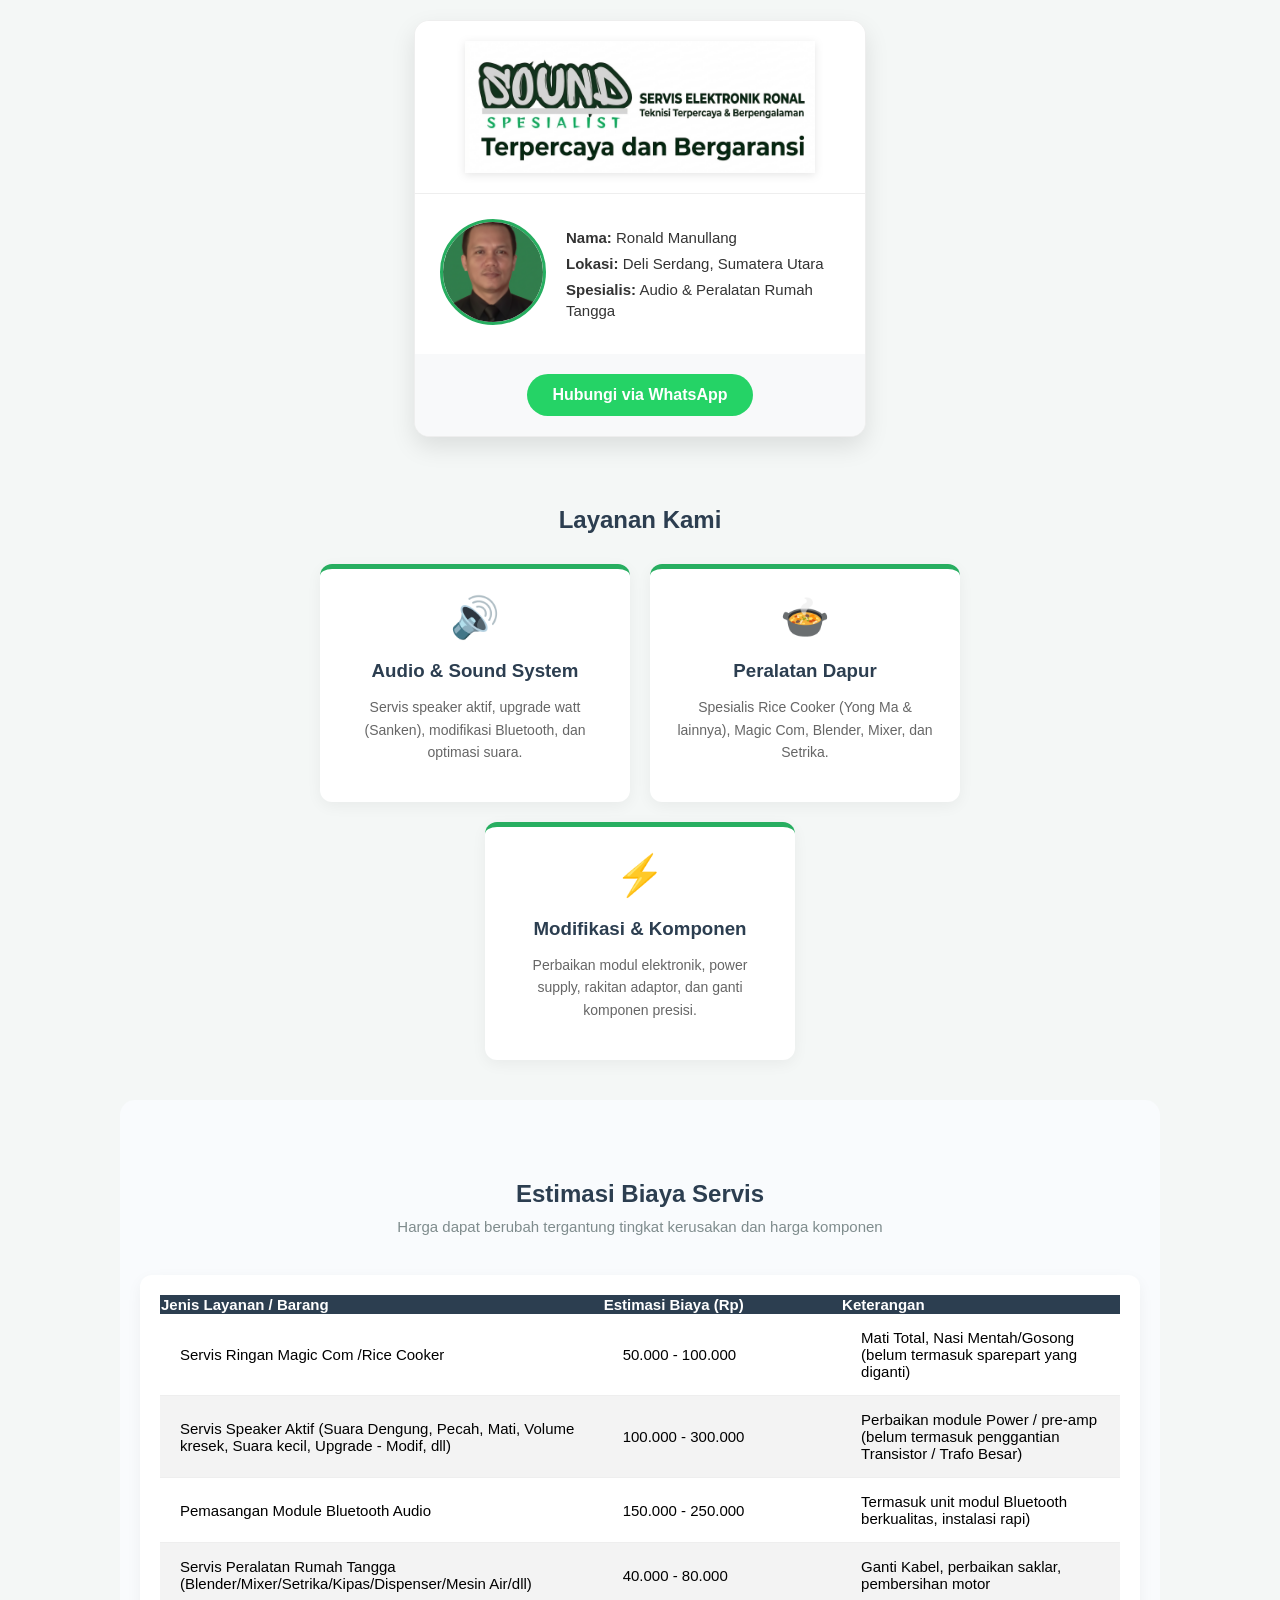
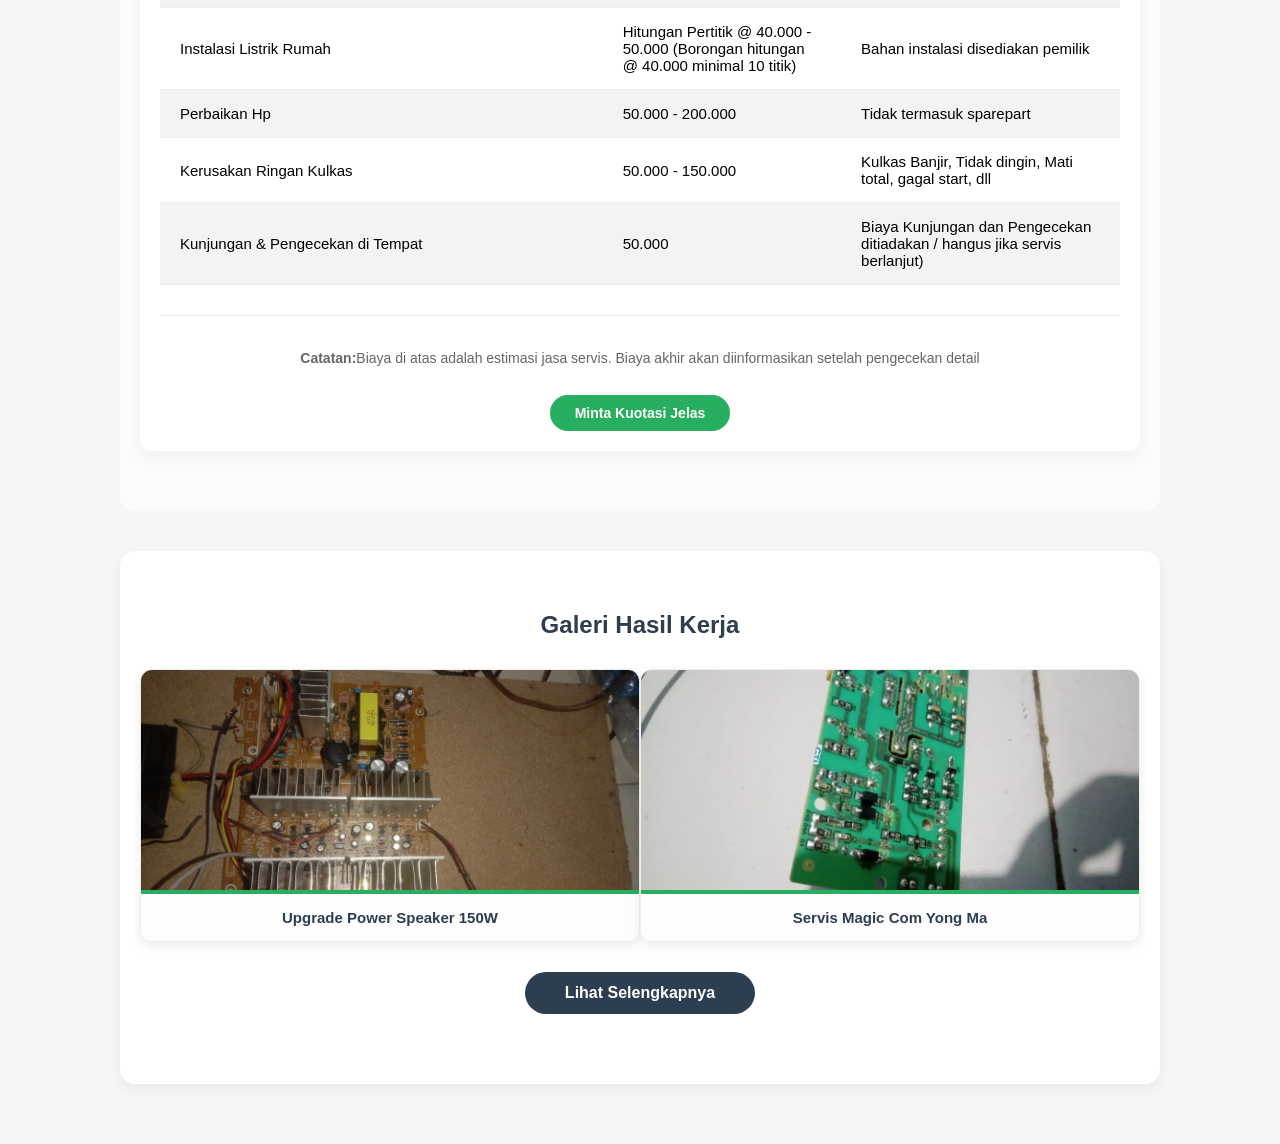
<file: index.html>
<!DOCTYPE html>
<html lang="id">
<head>
    <meta charset="UTF-8">
    <meta name="viewport" content="width=device-width, initial-scale=1.0">
    <title>Servis Elektronik</title>
    <link rel="stylesheet" href="style2.css">
</head>
<body>

    <div class="id-card">
        <div class="card-header main-header">
            <div class="header-content">
                <div class="logo-container">
                    <img src="image/Logo.png" alt="Servis Elektronik - Terpercaya dan Bergaransi" class="main-logo">
                </div>
                </div>
        </div>
        
        <div class="card-body">
            <div class="profile-img">
                <img src="image/Ronald.png" alt="Foto Profil Ronald">
            </div>
            <div class="info">
                <p><strong>Nama:</strong> Ronald Manullang</p>
                <p><strong>Lokasi:</strong> Deli Serdang, Sumatera Utara</p>
                <p><strong>Spesialis:</strong> Audio & Peralatan Rumah Tangga</p>
            </div>
        </div>
        <div class="card-footer">
            <a href="https://wa.me/6282167974320" class="btn-wa">Hubungi via WhatsApp</a>
        </div>
    </div>

    <section class="services-section">
        <h2 class="section-title">Layanan Kami</h2>
        <div class="services-container">
            <div class="service-card">
                <div class="icon">🔊</div>
                <h3>Audio & Sound System</h3>
                <p>Servis speaker aktif, upgrade watt (Sanken), modifikasi Bluetooth, dan optimasi suara.</p>
            </div>

            <div class="service-card">
                <div class="icon">🍲</div>
                <h3>Peralatan Dapur</h3>
                <p>Spesialis Rice Cooker (Yong Ma & lainnya), Magic Com, Blender, Mixer, dan Setrika.</p>
            </div>

            <div class="service-card">
                <div class="icon">⚡</div>
                <h3>Modifikasi & Komponen</h3>
                <p>Perbaikan modul elektronik, power supply, rakitan adaptor, dan ganti komponen presisi.</p>
            </div>
        </div>
    </section>
<section class="pricing-section">
    <h2 class="section-title">Estimasi Biaya Servis</h2>
    <p class="section-subtitle">Harga dapat berubah tergantung tingkat kerusakan dan harga komponen</p>

    <div class="pricing-container">
        <table class="pricing-table">
            <thead>
                <tr>
                    <th>Jenis Layanan / Barang</th>
                    <th>Estimasi Biaya (Rp)</th>
                    <th>Keterangan</th>
                </tr>
            </thead>
            <tbody>
                <tr>
                    <td>Servis Ringan Magic Com /Rice Cooker</td>
                    <td>50.000 - 100.000</td>
                    <td>Mati Total, Nasi Mentah/Gosong (belum termasuk sparepart yang diganti)</td>
                </tr>
                <tr>
                    <td>Servis Speaker Aktif (Suara Dengung, Pecah, Mati, Volume kresek, Suara kecil, Upgrade - Modif, dll)</td>
                    <td>100.000 - 300.000</td>
                    <td>Perbaikan module Power / pre-amp (belum termasuk penggantian Transistor / Trafo Besar)</td>
                </tr>
                <tr>
                    <td>Pemasangan Module Bluetooth Audio</td>
                    <td>150.000 - 250.000</td>
                    <td>Termasuk unit modul Bluetooth berkualitas, instalasi rapi)</td>
                </tr>
                <tr>
                    <td>Servis Peralatan Rumah Tangga (Blender/Mixer/Setrika/Kipas/Dispenser/Mesin Air/dll)</td>
                    <td>40.000 - 80.000</td>
                    <td>Ganti Kabel, perbaikan saklar, pembersihan motor</td>
                </tr>
                <tr>
                    <td>Instalasi Listrik Rumah</td>
                    <td>Hitungan Pertitik @ 40.000 - 50.000 (Borongan hitungan @ 40.000 minimal 10 titik)</td>
                    <td>Bahan instalasi disediakan pemilik</td>
                </tr>
                <tr>
                    <td>Perbaikan Hp</td>
                    <td>50.000 - 200.000</td>
                    <td>Tidak termasuk sparepart</td>
                </tr>
                <tr>
                    <td>Kerusakan Ringan Kulkas</td>
                    <td>50.000 - 150.000</td>
                    <td>Kulkas Banjir, Tidak dingin, Mati total, gagal start, dll</td>
                </tr>
               <tr class="highlight-row">
                    <td>Kunjungan & Pengecekan di Tempat</td>
                     <td>50.000</td>
                    <td>Biaya Kunjungan dan Pengecekan ditiadakan / hangus jika servis berlanjut)</td>
                </tr>
              
            </tbody>
        </table>
        <div class="pricing-note">
            <p><strong>Catatan:</strong>Biaya di atas adalah estimasi jasa servis. Biaya akhir akan diinformasikan setelah pengecekan detail</p>
            <a href="https://wa.me/6282167974320?text=Halo%20Pak%20Ronald,%20saya%20mau%20tanya%20estimasi%20biaya%20servis%20untuk..." class="btn-quote">Minta Kuotasi Jelas</a>
        </div>
    </div>
</section>
    <section class="gallery-section">
        <h2 class="section-title">Galeri Hasil Kerja</h2>
        <div class="gallery-container" id="gallery-container">
            <div class="gallery-item">
                <img src="image/Sound Polytron.jpg" alt="Upgrade Audio">
                <div class="gallery-desc">Upgrade Power Speaker 150W</div>
            </div>
            <div class="gallery-item">
                <img src="image/Module.webp" alt="Magic Com">
                <div class="gallery-desc">Servis Magic Com Yong Ma</div>
            </div>

            <div class="gallery-item hidden">
                <img src="image/Sevis CPU.jpg" alt="Modul Bluetooth">
                <div class="gallery-desc">Pasang Modul Bluetooth Audio</div>
            </div>
            <div class="gallery-item hidden">
                <img src="image/Solder.jpg" alt="Power Supply">
                <div class="gallery-desc">Rakitan Adaptor 12V Custom</div>
            </div>
            <div class="gallery-item hidden">
                <img src="image/sanyo.jpg" alt="Pompa air">
                <div class="gallery-desc">Pompa air Bising</div>
            </div>
            <div class="gallery-item hidden">
                <img src="image/Penggantian lcd.webp" alt="Servis HP">
                <div class="gallery-desc">Hp Rusak, Hang, blank,dll</div>
            </div>
            <div class="gallery-item hidden">
                <img src="image/Instalasi Listrik.jpg" alt="Instalasi Listrik Rumah">
                <div class="gallery-desc">Pemasangan Baru, Perbaikan Jaringan Listrik</div>
            </div>
            <div class="gallery-item hidden">
                <img src="image/foto-servis.jpg.png" alt="Kulkas Banjir">
                <div class="gallery-desc">Kulkas 2 Pintu Banjir</div>
            </div>
        </div>

        <button id="loadMoreBtn" class="btn-load">Lihat Selengkapnya</button>
    </section>

    <script>
        const loadMoreBtn = document.getElementById('loadMoreBtn');
        const hiddenItems = document.querySelectorAll('.gallery-item.hidden');

        loadMoreBtn.addEventListener('click', function() {
            hiddenItems.forEach(item => {
                item.classList.remove('hidden');
            });
            loadMoreBtn.style.display = 'none';
        });
    </script>
</body>
</html>
</file>
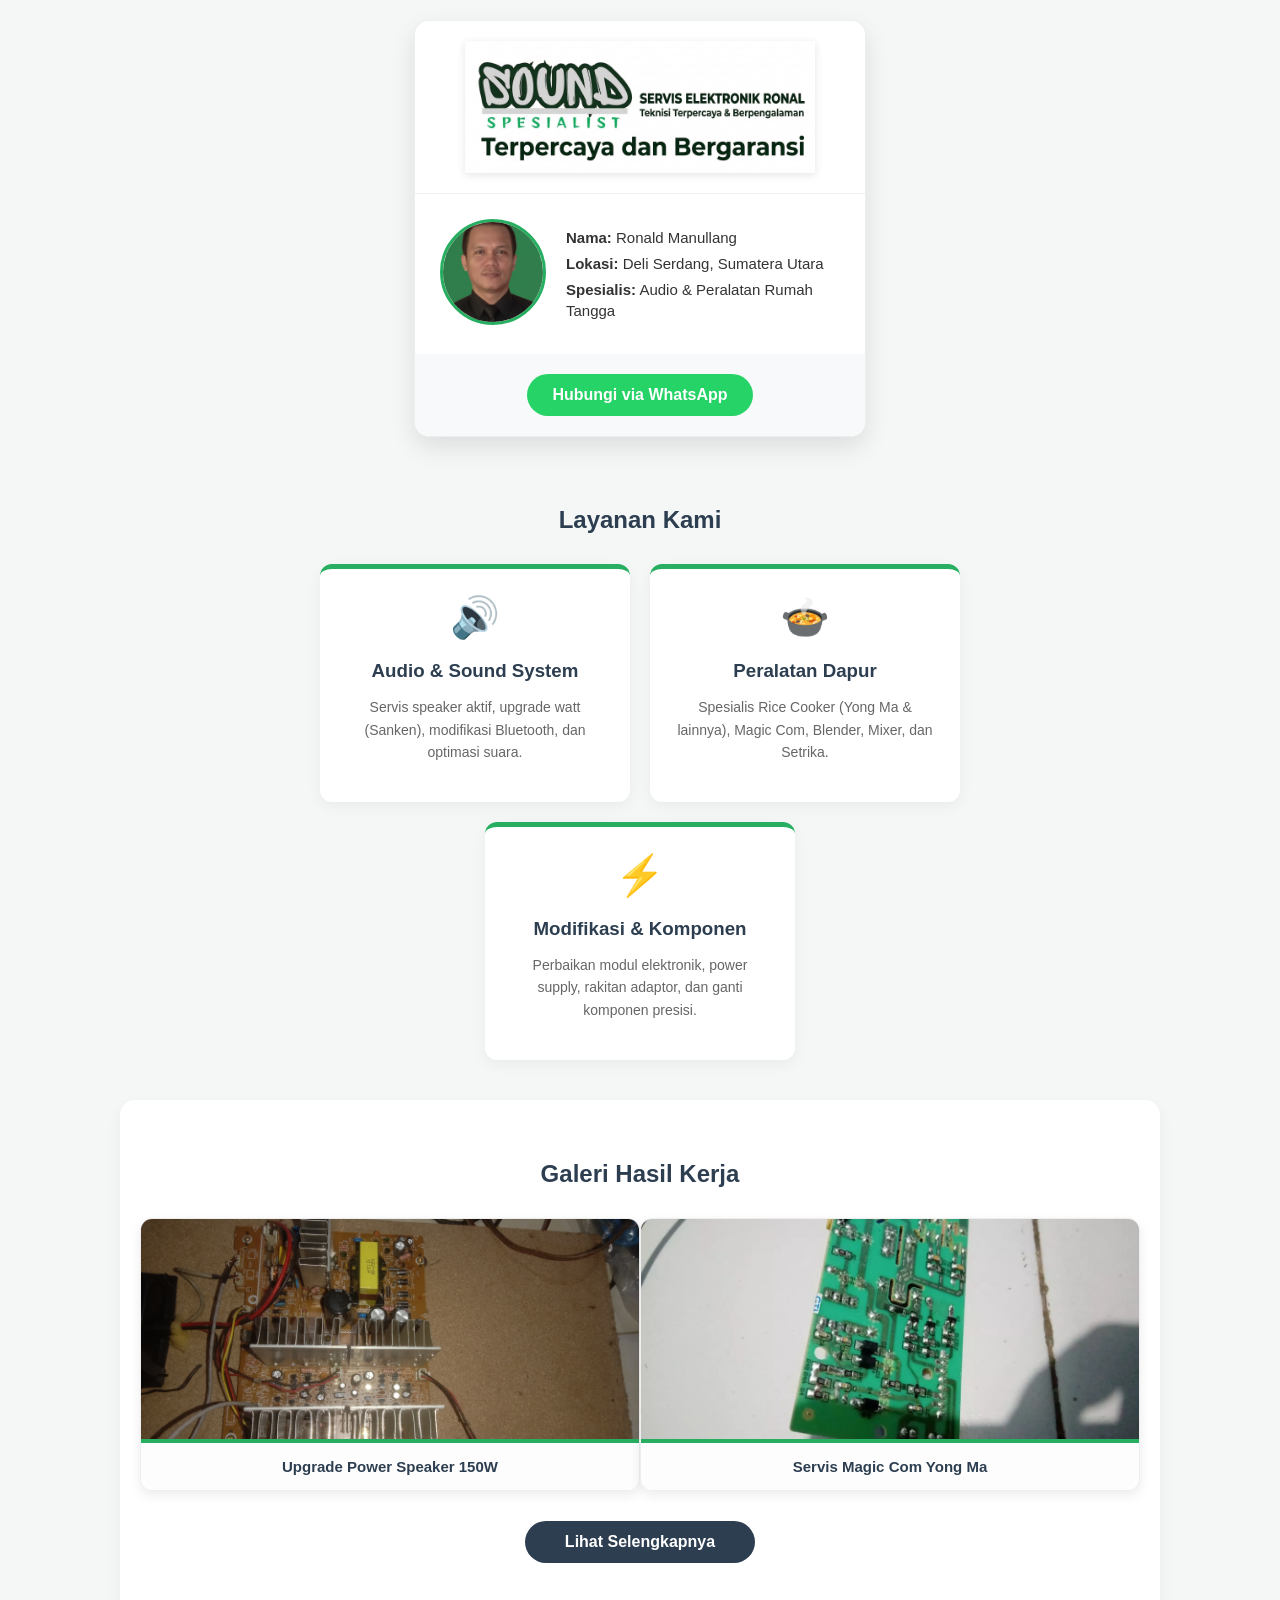
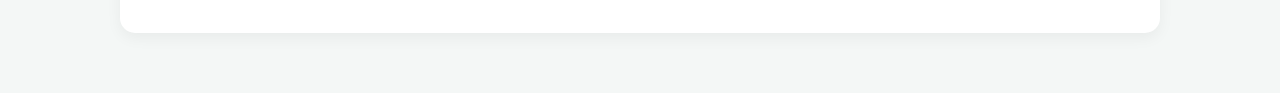
<file: Index2.html>
<!DOCTYPE html>
<html lang="id">
<head>
    <meta charset="UTF-8">
    <meta name="viewport" content="width=device-width, initial-scale=1.0">
    <title>Servis Elektronik Ronal - ID Card & Services</title>
    <link rel="stylesheet" href="style2.css">
</head>
<body>

    <div class="id-card">
        <div class="card-header main-header">
            <div class="header-content">
                <div class="logo-container">
                    <img src="image/Logo.png" alt="Servis Elektronik Ronal - Terpercaya dan Bergaransi" class="main-logo">
                </div>
                </div>
        </div>
        
        <div class="card-body">
            <div class="profile-img">
                <img src="image/Ronald.png" alt="Foto Profil Ronald">
            </div>
            <div class="info">
                <p><strong>Nama:</strong> Ronald Manullang</p>
                <p><strong>Lokasi:</strong> Deli Serdang, Sumatera Utara</p>
                <p><strong>Spesialis:</strong> Audio & Peralatan Rumah Tangga</p>
            </div>
        </div>
        <div class="card-footer">
            <a href="https://wa.me/6282167974320" class="btn-wa">Hubungi via WhatsApp</a>
        </div>
    </div>

    <section class="services-section">
        <h2 class="section-title">Layanan Kami</h2>
        <div class="services-container">
            <div class="service-card">
                <div class="icon">🔊</div>
                <h3>Audio & Sound System</h3>
                <p>Servis speaker aktif, upgrade watt (Sanken), modifikasi Bluetooth, dan optimasi suara.</p>
            </div>

            <div class="service-card">
                <div class="icon">🍲</div>
                <h3>Peralatan Dapur</h3>
                <p>Spesialis Rice Cooker (Yong Ma & lainnya), Magic Com, Blender, Mixer, dan Setrika.</p>
            </div>

            <div class="service-card">
                <div class="icon">⚡</div>
                <h3>Modifikasi & Komponen</h3>
                <p>Perbaikan modul elektronik, power supply, rakitan adaptor, dan ganti komponen presisi.</p>
            </div>
        </div>
    </section>

    <section class="gallery-section">
        <h2 class="section-title">Galeri Hasil Kerja</h2>
        <div class="gallery-container" id="gallery-container">
            <div class="gallery-item">
                <img src="image/Sound Polytron.jpg" alt="Upgrade Audio">
                <div class="gallery-desc">Upgrade Power Speaker 150W</div>
            </div>
            <div class="gallery-item">
                <img src="image/Module.webp" alt="Magic Com">
                <div class="gallery-desc">Servis Magic Com Yong Ma</div>
            </div>

            <div class="gallery-item hidden">
                <img src="image/Sevis CPU.jpg" alt="Modul Bluetooth">
                <div class="gallery-desc">Pasang Modul Bluetooth Audio</div>
            </div>
            <div class="gallery-item hidden">
                <img src="image/Solder.jpg" alt="Power Supply">
                <div class="gallery-desc">Rakitan Adaptor 12V Custom</div>
            </div>
            <div class="gallery-item hidden">
                <img src="image/sanyo.jpg" alt="Pompa air">
                <div class="gallery-desc">Pompa air Bising</div>
            </div>
            <div class="gallery-item hidden">
                <img src="image/Penggantian lcd.webp" alt="Servis HP">
                <div class="gallery-desc">Hp Rusak, Hang, blank,dll</div>
            </div>
            <div class="gallery-item hidden">
                <img src="image/Instalasi Listrik.jpg" alt="Instalasi Listrik Rumah">
                <div class="gallery-desc">Pemasangan Baru, Perbaikan Jaringan Listrik</div>
            </div>
            <div class="gallery-item hidden">
                <img src="image/foto-servis.jpg.png" alt="Kulkas Banjir">
                <div class="gallery-desc">Kulkas 2 Pintu Banjir</div>
            </div>
        </div>

        <button id="loadMoreBtn" class="btn-load">Lihat Selengkapnya</button>
    </section>

    <script>
        const loadMoreBtn = document.getElementById('loadMoreBtn');
        const hiddenItems = document.querySelectorAll('.gallery-item.hidden');

        loadMoreBtn.addEventListener('click', function() {
            hiddenItems.forEach(item => {
                item.classList.remove('hidden');
            });
            loadMoreBtn.style.display = 'none';
        });
    </script>
</body>
</html>
</file>
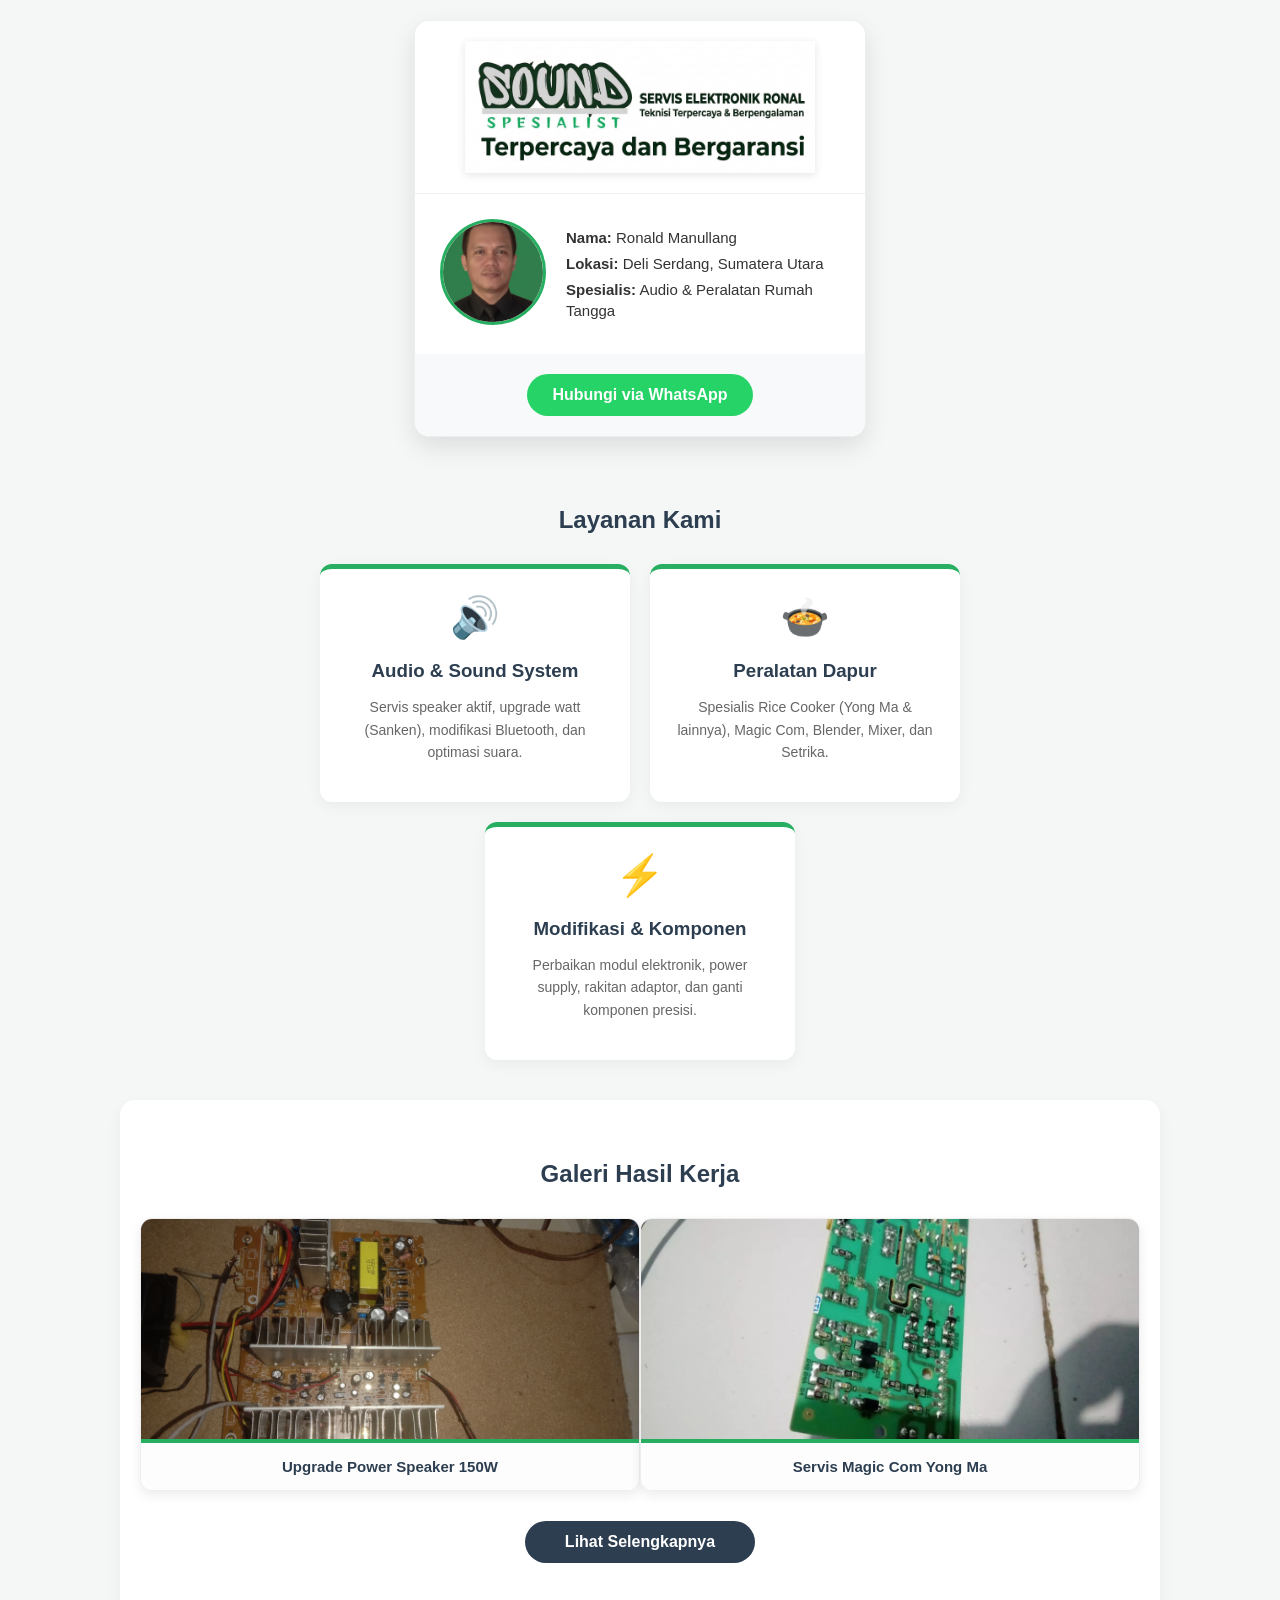
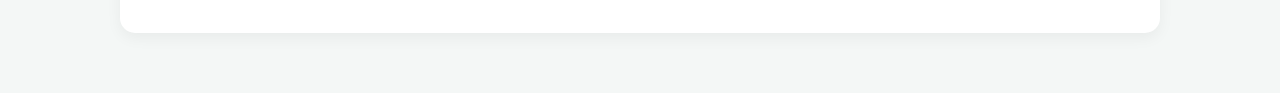
<file: index2.html>
<!DOCTYPE html>
<html lang="id">
<head>
    <meta charset="UTF-8">
    <meta name="viewport" content="width=device-width, initial-scale=1.0">
    <title>Servis Elektronik Ronal - ID Card & Services</title>
    <link rel="stylesheet" href="style2.css">
</head>
<body>

    <div class="id-card">
        <div class="card-header main-header">
            <div class="header-content">
                <div class="logo-container">
                    <img src="image/Logo.png" alt="Servis Elektronik Ronal - Terpercaya dan Bergaransi" class="main-logo">
                </div>
                </div>
        </div>
        
        <div class="card-body">
            <div class="profile-img">
                <img src="image/Ronald.png" alt="Foto Profil Ronald">
            </div>
            <div class="info">
                <p><strong>Nama:</strong> Ronald Manullang</p>
                <p><strong>Lokasi:</strong> Deli Serdang, Sumatera Utara</p>
                <p><strong>Spesialis:</strong> Audio & Peralatan Rumah Tangga</p>
            </div>
        </div>
        <div class="card-footer">
            <a href="https://wa.me/6282167974320" class="btn-wa">Hubungi via WhatsApp</a>
        </div>
    </div>

    <section class="services-section">
        <h2 class="section-title">Layanan Kami</h2>
        <div class="services-container">
            <div class="service-card">
                <div class="icon">🔊</div>
                <h3>Audio & Sound System</h3>
                <p>Servis speaker aktif, upgrade watt (Sanken), modifikasi Bluetooth, dan optimasi suara.</p>
            </div>

            <div class="service-card">
                <div class="icon">🍲</div>
                <h3>Peralatan Dapur</h3>
                <p>Spesialis Rice Cooker (Yong Ma & lainnya), Magic Com, Blender, Mixer, dan Setrika.</p>
            </div>

            <div class="service-card">
                <div class="icon">⚡</div>
                <h3>Modifikasi & Komponen</h3>
                <p>Perbaikan modul elektronik, power supply, rakitan adaptor, dan ganti komponen presisi.</p>
            </div>
        </div>
    </section>

    <section class="gallery-section">
        <h2 class="section-title">Galeri Hasil Kerja</h2>
        <div class="gallery-container" id="gallery-container">
            <div class="gallery-item">
                <img src="image/Sound Polytron.jpg" alt="Upgrade Audio">
                <div class="gallery-desc">Upgrade Power Speaker 150W</div>
            </div>
            <div class="gallery-item">
                <img src="image/Module.webp" alt="Magic Com">
                <div class="gallery-desc">Servis Magic Com Yong Ma</div>
            </div>

            <div class="gallery-item hidden">
                <img src="image/Sevis CPU.jpg" alt="Modul Bluetooth">
                <div class="gallery-desc">Pasang Modul Bluetooth Audio</div>
            </div>
            <div class="gallery-item hidden">
                <img src="image/Solder.jpg" alt="Power Supply">
                <div class="gallery-desc">Rakitan Adaptor 12V Custom</div>
            </div>
            <div class="gallery-item hidden">
                <img src="image/sanyo.jpg" alt="Pompa air">
                <div class="gallery-desc">Pompa air Bising</div>
            </div>
            <div class="gallery-item hidden">
                <img src="image/Penggantian lcd.webp" alt="Servis HP">
                <div class="gallery-desc">Hp Rusak, Hang, blank,dll</div>
            </div>
            <div class="gallery-item hidden">
                <img src="image/Instalasi Listrik.jpg" alt="Instalasi Listrik Rumah">
                <div class="gallery-desc">Pemasangan Baru, Perbaikan Jaringan Listrik</div>
            </div>
            <div class="gallery-item hidden">
                <img src="image/foto-servis.jpg.png" alt="Kulkas Banjir">
                <div class="gallery-desc">Kulkas 2 Pintu Banjir</div>
            </div>
        </div>

        <button id="loadMoreBtn" class="btn-load">Lihat Selengkapnya</button>
    </section>

    <script>
        const loadMoreBtn = document.getElementById('loadMoreBtn');
        const hiddenItems = document.querySelectorAll('.gallery-item.hidden');

        loadMoreBtn.addEventListener('click', function() {
            hiddenItems.forEach(item => {
                item.classList.remove('hidden');
            });
            loadMoreBtn.style.display = 'none';
        });
    </script>
</body>
</html>
</file>
<file: style2.css>
/* 1. DASAR HALAMAN */
body {
    background-color: #f4f7f6;
    display: flex;
    flex-direction: column;
    align-items: center;
    padding: 20px;
    font-family: 'Segoe UI', Tahoma, Geneva, Verdana, sans-serif;
    margin: 0;
}

/* 2. GAYA ID CARD (BAGIAN ATAS) */
.id-card {
    background: #ffffff; /* Ubah ke putih agar logo & info terlihat bersih */
    width: 100%;
    max-width: 450px;
    border-radius: 15px;
    overflow: hidden;
    box-shadow: 0 10px 25px rgba(0,0,0,0.1);
    margin-bottom: 50px;
    border: 1px solid #eee;
}

/* Header tempat Logo Baru */
.main-header {
    background-color: #ffffff;
    padding: 20px;
    border-bottom: 1px solid #eee;
    display: flex;
    justify-content: center;
    align-items: center;
}

.header-content {
    width: 100%;
    max-width: 350px; /* Ukuran pas agar logo tidak memenuhi layar */
}

.main-logo {
    width: 100%;
    height: auto;
    display: block;
    filter: drop-shadow(0px 2px 4px rgba(0,0,0,0.1));
}

/* Body ID Card (Info Profil) */
.card-body {
    padding: 25px;
    display: flex;
    align-items: center;
    gap: 20px;
    background: white;
    color: #333;
}

.profile-img img {
    width: 100px;
    height: 100px;
    border-radius: 50%;
    object-fit: cover;
    border: 3px solid #27ae60; /* Warna hijau sesuai tema logo baru */
}

.info p {
    margin: 5px 0;
    font-size: 15px;
    line-height: 1.4;
}

.card-footer {
    padding: 20px;
    text-align: center;
    background: #f8f9fa;
}

.btn-wa {
    background: #25d366;
    color: white;
    padding: 12px 25px;
    border-radius: 30px;
    text-decoration: none;
    font-weight: bold;
    display: inline-block;
    transition: 0.3s;
}

.btn-wa:hover {
    background: #128c7e;
    transform: scale(1.05);
}

/* 3. BAGIAN LAYANAN */
.services-section {
    width: 100%;
    max-width: 900px;
    text-align: center;
    margin-bottom: 40px;
}

.section-title {
    color: #2c3e50;
    margin-bottom: 30px;
    position: relative;
}

.services-container {
    display: flex;
    flex-wrap: wrap;
    justify-content: center;
    gap: 20px;
}

.service-card {
    background: white;
    border-radius: 12px;
    padding: 25px;
    width: 260px;
    box-shadow: 0 4px 15px rgba(0,0,0,0.05);
    transition: 0.3s;
    border-top: 5px solid #27ae60; /* Hijau agar serasi */
}

.service-card:hover {
    transform: translateY(-10px);
}

.service-card .icon {
    font-size: 40px;
    margin-bottom: 15px;
}

.service-card h3 {
    color: #2c3e50;
    margin-bottom: 10px;
}

.service-card p {
    font-size: 14px;
    color: #666;
    line-height: 1.6;
}

/* 4. GAYA GALERI */
.gallery-section {
    padding: 40px 20px;
    width: 100%;
    max-width: 1000px;
    text-align: center;
    background-color: #ffffff;
    border-radius: 15px;
    box-shadow: 0 5px 15px rgba(0,0,0,0.05);
    margin-bottom: 40px;
}

.gallery-container {
    display: grid;
    grid-template-columns: repeat(auto-fit, minmax(280px, 1fr));
    gap: 20px 0;
}

.gallery-item {
    background: #fff;
    border-radius: 12px;
    overflow: hidden;
    box-shadow: 0 4px 12px rgba(0,0,0,0.08);
    transition: transform 0.3s ease, box-shadow 0,3s ease;
    border: 1px solid#eee;
    position: relative;
}

.gallery-item img {
    width: 100%;
    height: 220px;
    object-fit: cover;
    display: block;
    border-bottom: 4px solid #27ae60;
}

.gallery-desc {
    padding: 15px;
    font-size: 15px;
    font-weight: 600;
    color: #2c3e50;
    text-align: center;
    background: #fdfdfd;
}

/* Fitur Load More */
.hidden {
    display: none;
}

.btn-load {
    margin: 30px 0;
    padding: 12px 40px;
    background-color: #2c3e50;
    color: white;
    border: none;
    border-radius: 30px;
    cursor: pointer;
    font-weight: bold;
    font-size: 16px;
    transition: background 0.3s, transform 0.2s;
}

.btn-load:hover {
    background-color: #1a252f;
    transform: scale(1.05);
}

/* 5. RESPONSIVE (HP) */
@media (max-width: 480px) {
    .id-card {
        width: 100%;
    }
    .card-body {
        flex-direction: column;
        text-align: center;
    }
    .header-content {
        max-width: 90%;
    }
}
/* 6. GAYA TABEL HARGA (PRICING)*/
.pricing-section {
    padding: 60px 20px;
    width: 100%;
    max-width: 1000px;
    text-align: center;
    background-color: #f9fbfd;
    border-radius: 15px;
    margin-bottom: 40px;
}

.section-subtitle {
    font-size: 15px;
    color: #7f8c8d;
    margin-top: -20px;
    margin-bottom: 40px;
}
.pricing-container {
    overflow-x: auto;
    background: #fff;
    padding: 20px;
    border-radius: 12px;
    box-shadow: 0 5px 15px rgba(0,0,0,0.05);
}

.pricing-table {
    width: 100%;
    border-collapse: collapse;
    min-width: 600px;
    font-size: 15px;
    text-align: left;
}
/*Gaya Header Tabel*/
.pricing-table thead tr {
    background-color: #2c3e50;
    color: #ffffff;
    font-weight: bold;
}

.pricing-table,
.pricing-table td {
    padding: 15px 20px;
    border-bottom: 1px solid #eee;
}

/*Gaya Baris Tabel (zebra stripping)*/
.pricing-table tbody tr:nth-of-type(even) {
    background-color: #f3f3f3;
}

.pricing-table tbody tr:hover {
    background-color: #eafaf1;
}

/*Baris Khusus (Highlight)*/
.pricing-table.highlight-row {
    font-weight: bold;
    color: #27ae60;
    background-color: #f0fff4 !important;
}
/*Bagian Catatan & Tombol Minta Kuotasi*/
.pricing-note {
    margin-top: 30px;
    font-size: 14px;
    color: #666;
    border-top: 1px solid #eee;
    padding-top: 20px;
}

.btn-quote {
    display: inline-block;
    margin-top: 15px;
    padding: 10px 25px;
    background-color: #27ae60;
    color: white;
    text-decoration: none;
    border-radius: 25px;
    font-weight: bold;
    transition: 0.3s;
}

.btn-quote:hover {
    background-color: #219150;
    transform: scale(1.05);
}

/*Responsif untuk HP Sangat Kecil*/
@media (max-width: 600px) {
    .pricing-table {
        font-size: 14px;
    }
    .pricing-table th,
    .pricing-tabletd {
        padding: 10px 15px;
    }
}
</file>
